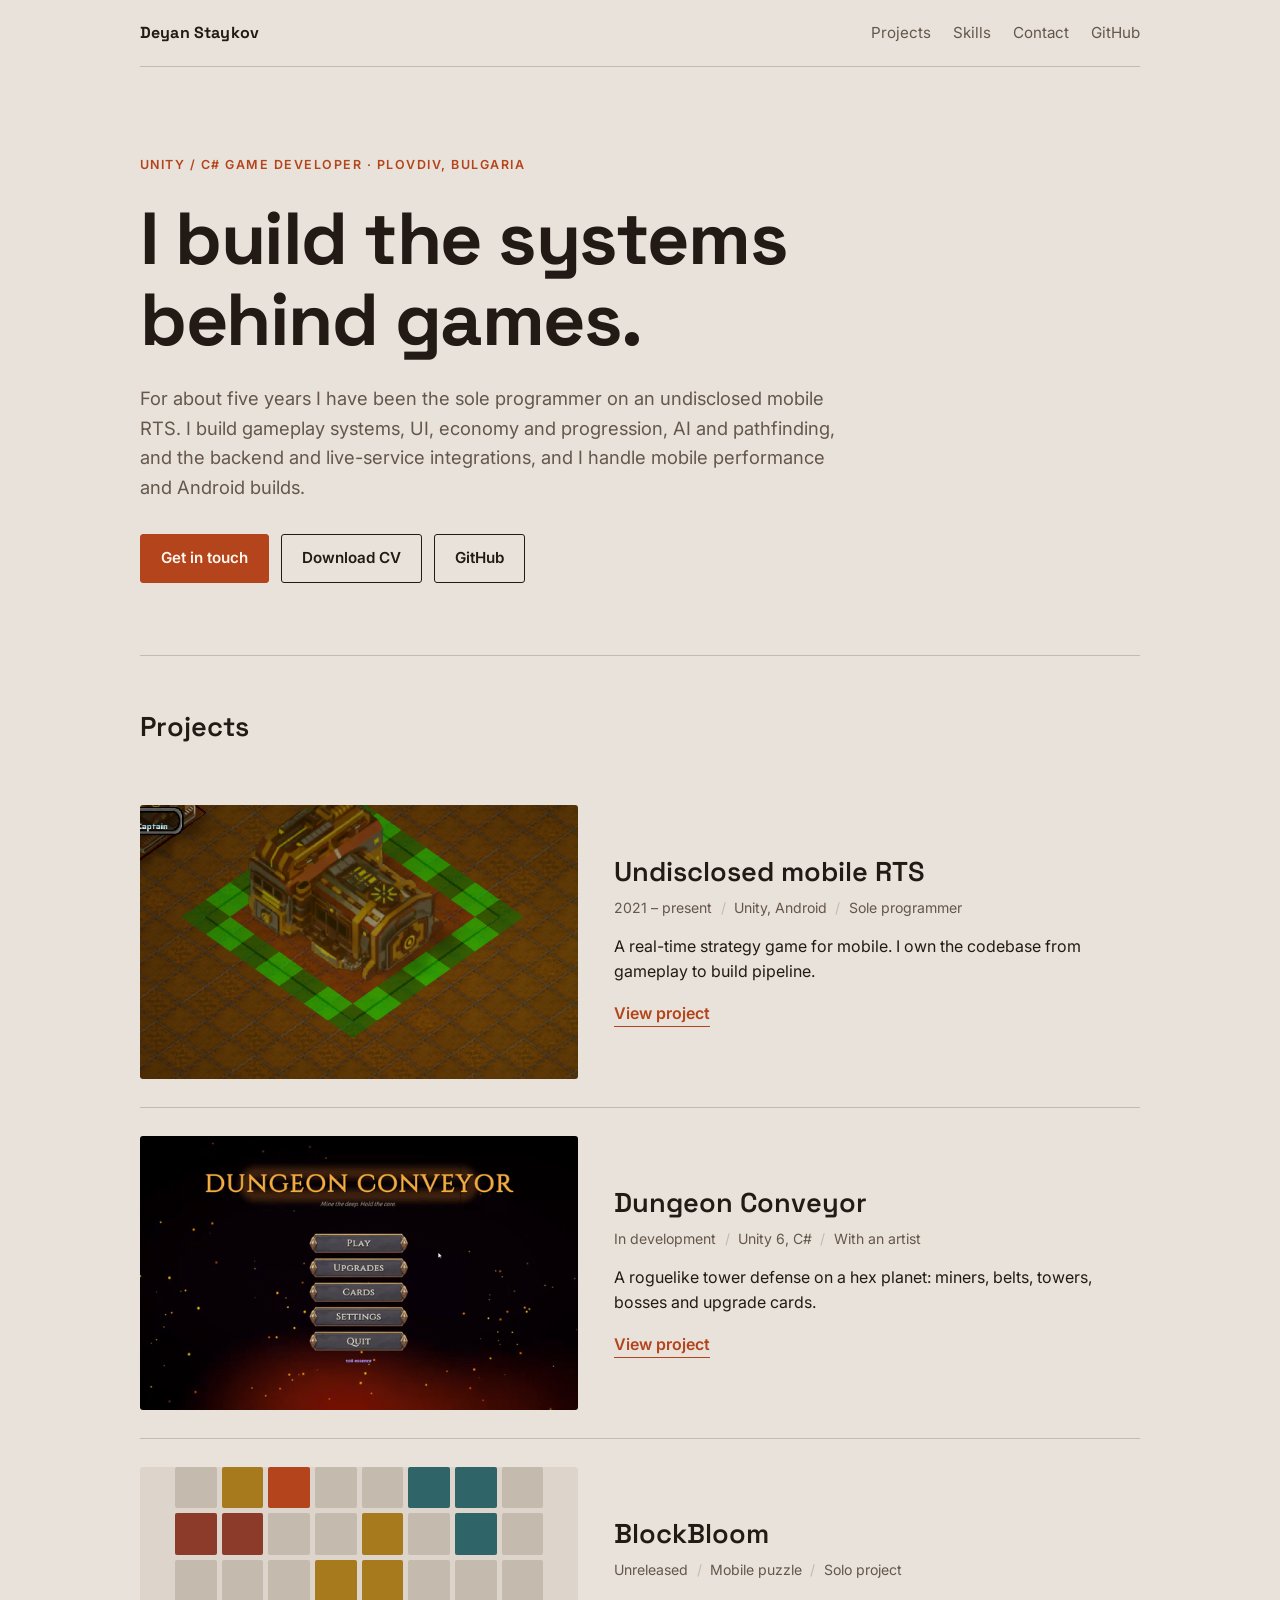
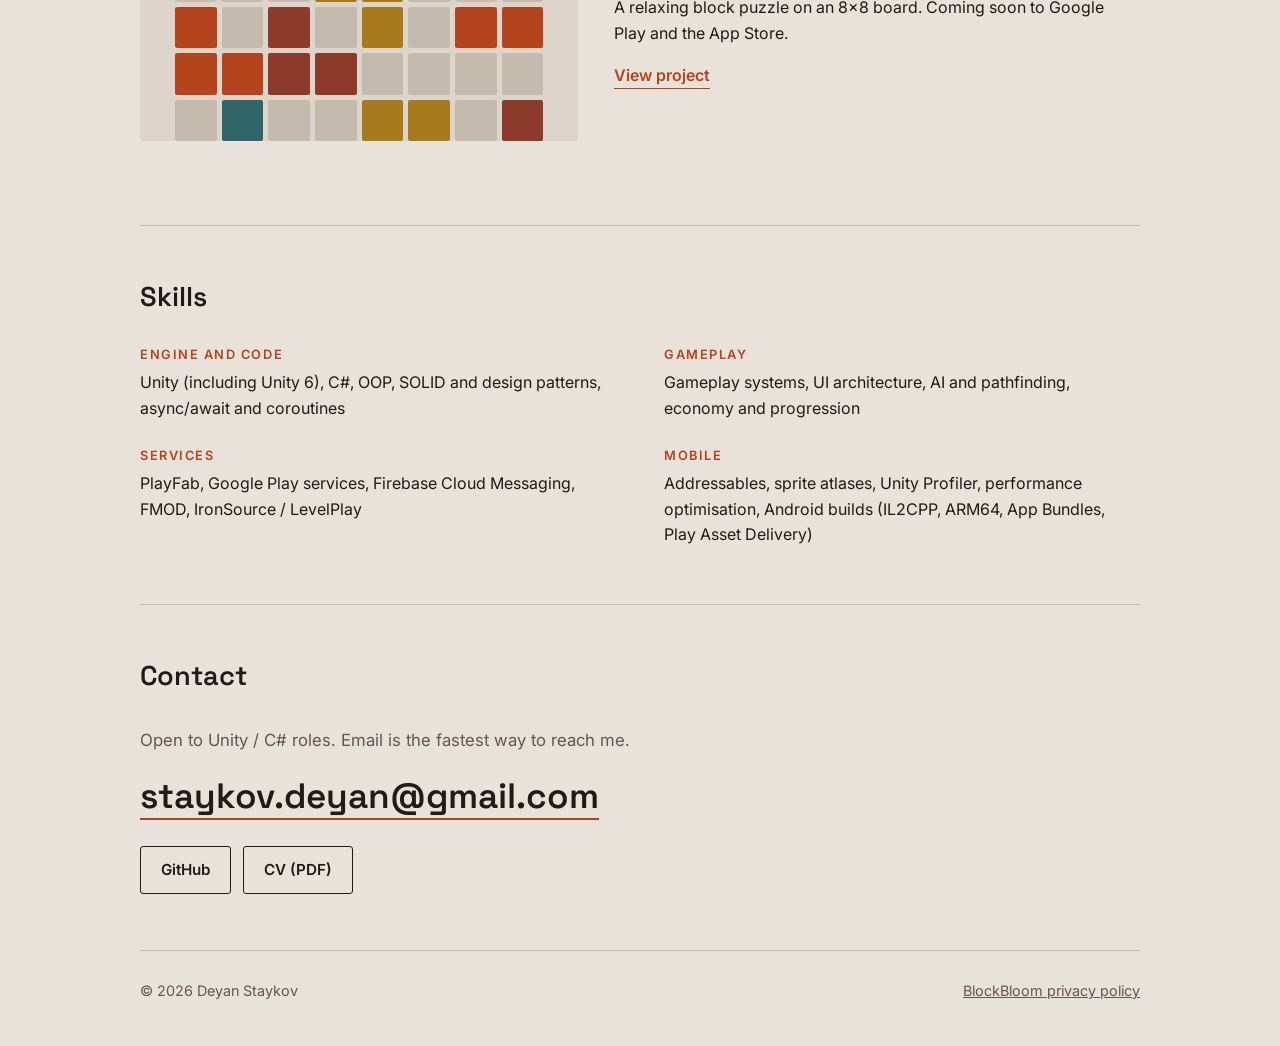
<file: index.html>
<!DOCTYPE html>
<html lang="en">
<head>
  <meta charset="utf-8">
  <meta name="viewport" content="width=device-width, initial-scale=1">
  <title>Deyan Staykov – Unity / C# Game Developer</title>
  <meta name="description" content="Portfolio of Deyan Staykov, Unity / C# game developer: an undisclosed mobile RTS, Dungeon Conveyor and BlockBloom.">
  <link rel="preconnect" href="https://fonts.googleapis.com">
  <link rel="preconnect" href="https://fonts.gstatic.com" crossorigin>
  <link href="https://fonts.googleapis.com/css2?family=Inter:wght@400;500;600&family=Space+Grotesk:wght@500;600;700&display=swap" rel="stylesheet">
  <link rel="stylesheet" href="/style.css">
  <link rel="stylesheet" href="/portfolio.css">
</head>
<body>
  <div class="wrap">
    <header class="top">
      <a class="brand" href="/">Deyan Staykov</a>
      <nav aria-label="Primary">
        <a href="/#projects">Projects</a>
        <a href="/#skills">Skills</a>
        <a href="/#contact">Contact</a>
        <a href="https://github.com/JustAcceptTheUsername">GitHub</a>
      </nav>
    </header>

    <main>
      <div class="hero">
        <p class="label">Unity / C# game developer · Plovdiv, Bulgaria</p>
        <h1>I build the systems behind games.</h1>
        <p class="sub">For about five years I have been the sole programmer on an undisclosed mobile RTS. I build gameplay systems, UI, economy and progression, AI and pathfinding, and the backend and live-service integrations, and I handle mobile performance and Android builds.</p>
        <div class="actions">
          <a class="btn solid" href="/#contact">Get in touch</a>
          <a class="btn" href="/Deyan Staykov - Unity Developer - Resume.pdf">Download CV</a>
          <a class="btn" href="https://github.com/JustAcceptTheUsername">GitHub</a>
        </div>
      </div>

      <section id="projects">
        <div class="sec-head"><h2>Projects</h2></div>

        <article class="proj">
          <div class="media"><img src="/assets/age-of-alloy/building-placement.png" alt="Building placement in the mobile RTS" loading="lazy"></div>
          <div>
            <h3>Undisclosed mobile RTS</h3>
            <p class="facts"><span>2021 – present</span><span>Unity, Android</span><span>Sole programmer</span></p>
            <p class="desc">A real-time strategy game for mobile. I own the codebase from gameplay to build pipeline.</p>
            <a class="go" href="/projects/mobile-rts/">View project</a>
          </div>
        </article>

        <article class="proj">
          <div class="media"><img src="/assets/dungeonconveyor-gameplay.gif" alt="Dungeon Conveyor gameplay" loading="lazy"></div>
          <div>
            <h3>Dungeon Conveyor</h3>
            <p class="facts"><span>In development</span><span>Unity 6, C#</span><span>With an artist</span></p>
            <p class="desc">A roguelike tower defense on a hex planet: miners, belts, towers, bosses and upgrade cards.</p>
            <a class="go" href="/projects/dungeon-conveyor/">View project</a>
          </div>
        </article>

        <article class="proj">
          <div class="media">
            <div class="board" aria-hidden="true">
              <i></i><i></i><i class="a"></i><i class="a"></i><i></i><i></i><i class="c"></i><i></i>
              <i></i><i class="b"></i><i class="a"></i><i></i><i></i><i class="c"></i><i class="c"></i><i></i>
              <i class="d"></i><i class="d"></i><i></i><i></i><i class="b"></i><i></i><i class="c"></i><i></i>
              <i></i><i></i><i></i><i class="b"></i><i class="b"></i><i></i><i></i><i></i>
              <i class="a"></i><i></i><i class="d"></i><i></i><i class="b"></i><i></i><i class="a"></i><i class="a"></i>
              <i class="a"></i><i class="a"></i><i class="d"></i><i class="d"></i><i></i><i></i><i></i><i></i>
              <i></i><i class="c"></i><i></i><i></i><i class="b"></i><i class="b"></i><i></i><i class="d"></i>
              <i></i><i class="c"></i><i class="c"></i><i></i><i></i><i class="a"></i><i></i><i class="d"></i>
            </div>
          </div>
          <div>
            <h3>BlockBloom</h3>
            <p class="facts"><span>Unreleased</span><span>Mobile puzzle</span><span>Solo project</span></p>
            <p class="desc">A relaxing block puzzle on an 8×8 board. Coming soon to Google Play and the App Store.</p>
            <a class="go" href="/projects/blockbloom/">View project</a>
          </div>
        </article>
      </section>

      <section id="skills">
        <div class="sec-head"><h2>Skills</h2></div>
        <div class="skills">
          <div><h3>Engine and code</h3><p>Unity (including Unity 6), C#, OOP, SOLID and design patterns, async/await and coroutines</p></div>
          <div><h3>Gameplay</h3><p>Gameplay systems, UI architecture, AI and pathfinding, economy and progression</p></div>
          <div><h3>Services</h3><p>PlayFab, Google Play services, Firebase Cloud Messaging, FMOD, IronSource / LevelPlay</p></div>
          <div><h3>Mobile</h3><p>Addressables, sprite atlases, Unity Profiler, performance optimisation, Android builds (IL2CPP, ARM64, App Bundles, Play Asset Delivery)</p></div>
        </div>
      </section>

      <section id="contact" class="contact">
        <div class="sec-head"><h2>Contact</h2></div>
        <p>Open to Unity / C# roles. Email is the fastest way to reach me.</p>
        <span class="mail"><a href="mailto:staykov.deyan@gmail.com">staykov.deyan@gmail.com</a></span>
        <div class="actions">
          <a class="btn" href="https://github.com/JustAcceptTheUsername">GitHub</a>
          <a class="btn" href="/Deyan Staykov - Unity Developer - Resume.pdf">CV (PDF)</a>
        </div>
      </section>
    </main>

    <footer class="foot"><span>© 2026 Deyan Staykov</span><a href="/privacy/">BlockBloom privacy policy</a></footer>
  </div>
</body>
</html>
</file>
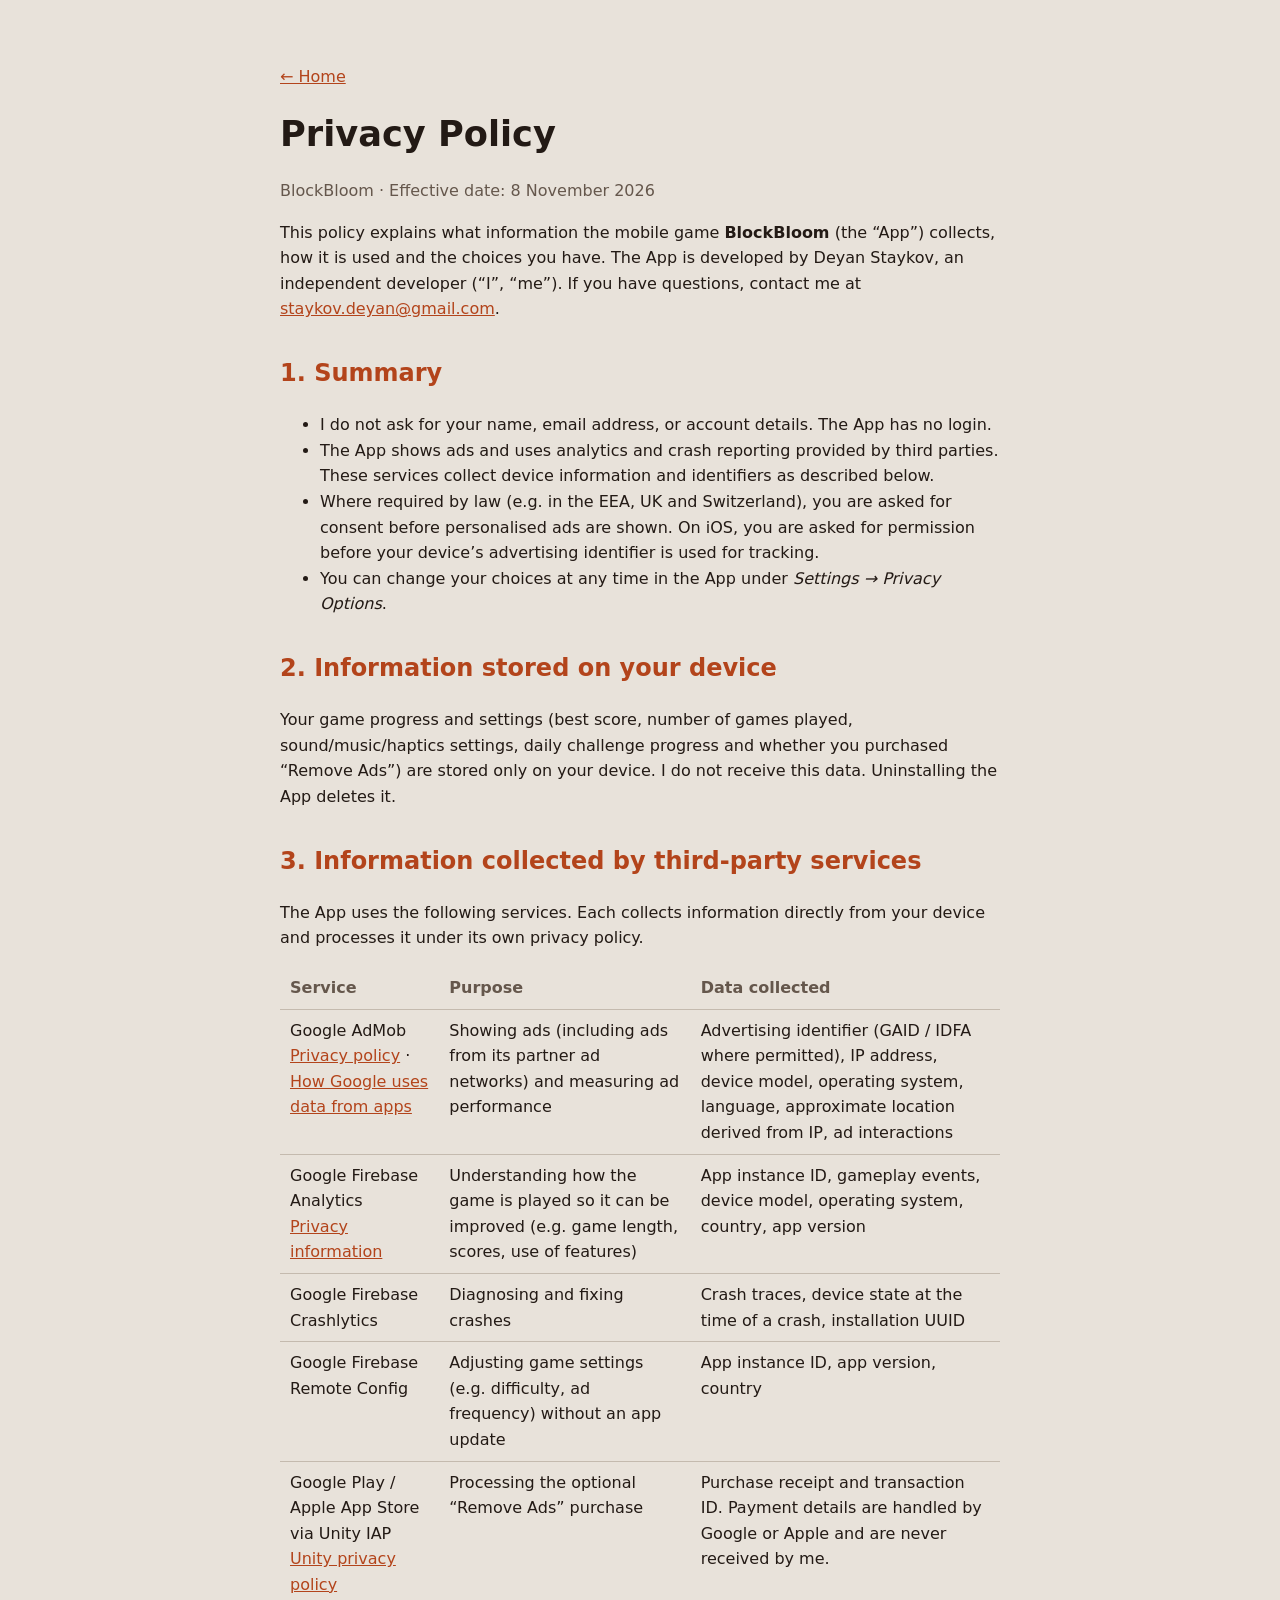
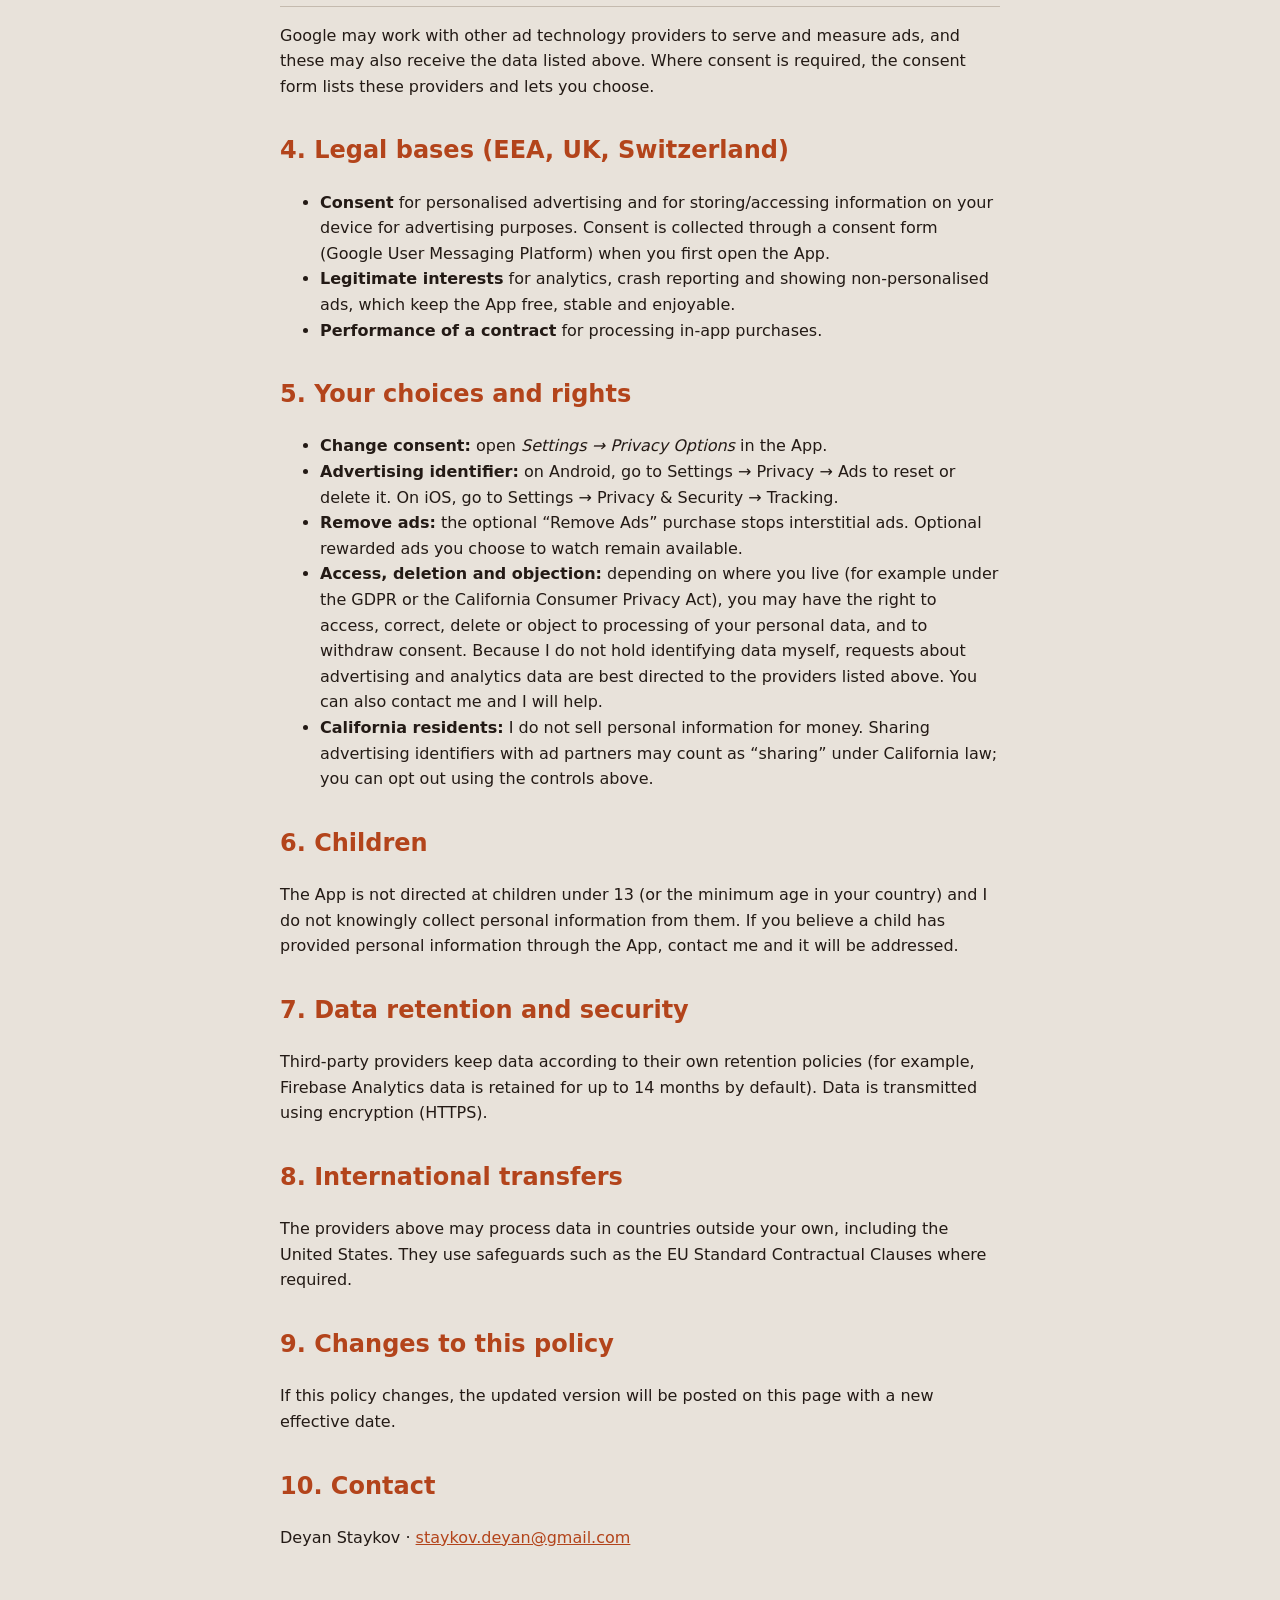
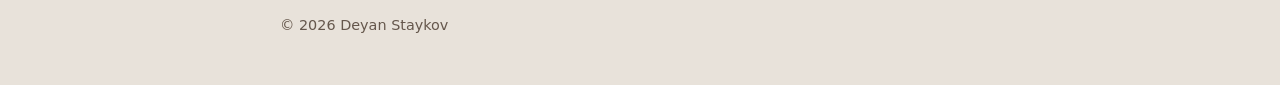
<file: privacy/index.html>
<!DOCTYPE html>
<html lang="en">
<head>
  <meta charset="utf-8">
  <meta name="viewport" content="width=device-width, initial-scale=1">
  <title>Privacy Policy – BlockBloom</title>
  <link rel="stylesheet" href="/style.css">
</head>
<body>
  <main>
    <p><a href="/">← Home</a></p>
    <h1>Privacy Policy</h1>
    <p class="muted">BlockBloom · Effective date: 8 November 2026</p>

    <p>This policy explains what information the mobile game <strong>BlockBloom</strong> (the “App”) collects,
      how it is used and the choices you have. The App is developed by Deyan Staykov, an independent developer
      (“I”, “me”). If you have questions, contact me at <a href="mailto:staykov.deyan@gmail.com">staykov.deyan@gmail.com</a>.</p>

    <h2>1. Summary</h2>
    <ul>
      <li>I do not ask for your name, email address, or account details. The App has no login.</li>
      <li>The App shows ads and uses analytics and crash reporting provided by third parties. These services
        collect device information and identifiers as described below.</li>
      <li>Where required by law (e.g. in the EEA, UK and Switzerland), you are asked for consent before personalised
        ads are shown. On iOS, you are asked for permission before your device’s advertising identifier is used for tracking.</li>
      <li>You can change your choices at any time in the App under <em>Settings → Privacy Options</em>.</li>
    </ul>

    <h2>2. Information stored on your device</h2>
    <p>Your game progress and settings (best score, number of games played, sound/music/haptics settings, daily challenge
      progress and whether you purchased “Remove Ads”) are stored only on your device. I do not receive this data.
      Uninstalling the App deletes it.</p>

    <h2>3. Information collected by third-party services</h2>
    <p>The App uses the following services. Each collects information directly from your device and processes it under
      its own privacy policy.</p>
    <table>
      <tr><th>Service</th><th>Purpose</th><th>Data collected</th></tr>
      <tr>
        <td>Google AdMob<br><a href="https://policies.google.com/privacy">Privacy policy</a> ·
          <a href="https://policies.google.com/technologies/partner-sites">How Google uses data from apps</a></td>
        <td>Showing ads (including ads from its partner ad networks) and measuring ad performance</td>
        <td>Advertising identifier (GAID / IDFA where permitted), IP address, device model, operating system, language,
          approximate location derived from IP, ad interactions</td>
      </tr>
      <tr>
        <td>Google Firebase Analytics<br><a href="https://firebase.google.com/support/privacy">Privacy information</a></td>
        <td>Understanding how the game is played so it can be improved (e.g. game length, scores, use of features)</td>
        <td>App instance ID, gameplay events, device model, operating system, country, app version</td>
      </tr>
      <tr>
        <td>Google Firebase Crashlytics</td>
        <td>Diagnosing and fixing crashes</td>
        <td>Crash traces, device state at the time of a crash, installation UUID</td>
      </tr>
      <tr>
        <td>Google Firebase Remote Config</td>
        <td>Adjusting game settings (e.g. difficulty, ad frequency) without an app update</td>
        <td>App instance ID, app version, country</td>
      </tr>
      <tr>
        <td>Google Play / Apple App Store via Unity IAP<br><a href="https://unity.com/legal/privacy-policy">Unity privacy policy</a></td>
        <td>Processing the optional “Remove Ads” purchase</td>
        <td>Purchase receipt and transaction ID. Payment details are handled by Google or Apple and are never received by me.</td>
      </tr>
    </table>
    <p>Google may work with other ad technology providers to serve and measure ads, and these may also receive the
      data listed above. Where consent is required, the consent form lists these providers and lets you choose.</p>

    <h2>4. Legal bases (EEA, UK, Switzerland)</h2>
    <ul>
      <li><strong>Consent</strong> for personalised advertising and for storing/accessing information on your device for advertising
        purposes. Consent is collected through a consent form (Google User Messaging Platform) when you first open the App.</li>
      <li><strong>Legitimate interests</strong> for analytics, crash reporting and showing non-personalised ads, which keep the App
        free, stable and enjoyable.</li>
      <li><strong>Performance of a contract</strong> for processing in-app purchases.</li>
    </ul>

    <h2>5. Your choices and rights</h2>
    <ul>
      <li><strong>Change consent:</strong> open <em>Settings → Privacy Options</em> in the App.</li>
      <li><strong>Advertising identifier:</strong> on Android, go to Settings → Privacy → Ads to reset or delete it.
        On iOS, go to Settings → Privacy &amp; Security → Tracking.</li>
      <li><strong>Remove ads:</strong> the optional “Remove Ads” purchase stops interstitial ads. Optional rewarded ads you choose to watch remain available.</li>
      <li><strong>Access, deletion and objection:</strong> depending on where you live (for example under the GDPR or the California
        Consumer Privacy Act), you may have the right to access, correct, delete or object to processing of your personal data,
        and to withdraw consent. Because I do not hold identifying data myself, requests about advertising and analytics data are
        best directed to the providers listed above. You can also contact me and I will help.</li>
      <li><strong>California residents:</strong> I do not sell personal information for money. Sharing advertising identifiers with ad
        partners may count as “sharing” under California law; you can opt out using the controls above.</li>
    </ul>

    <h2>6. Children</h2>
    <p>The App is not directed at children under 13 (or the minimum age in your country) and I do not knowingly collect personal
      information from them. If you believe a child has provided personal information through the App, contact me and it will be addressed.</p>

    <h2>7. Data retention and security</h2>
    <p>Third-party providers keep data according to their own retention policies (for example, Firebase Analytics data is retained
      for up to 14 months by default). Data is transmitted using encryption (HTTPS).</p>

    <h2>8. International transfers</h2>
    <p>The providers above may process data in countries outside your own, including the United States. They use safeguards such as
      the EU Standard Contractual Clauses where required.</p>

    <h2>9. Changes to this policy</h2>
    <p>If this policy changes, the updated version will be posted on this page with a new effective date.</p>

    <h2>10. Contact</h2>
    <p>Deyan Staykov · <a href="mailto:staykov.deyan@gmail.com">staykov.deyan@gmail.com</a></p>
  </main>
  <footer>© 2026 Deyan Staykov</footer>
</body>
</html>
</file>
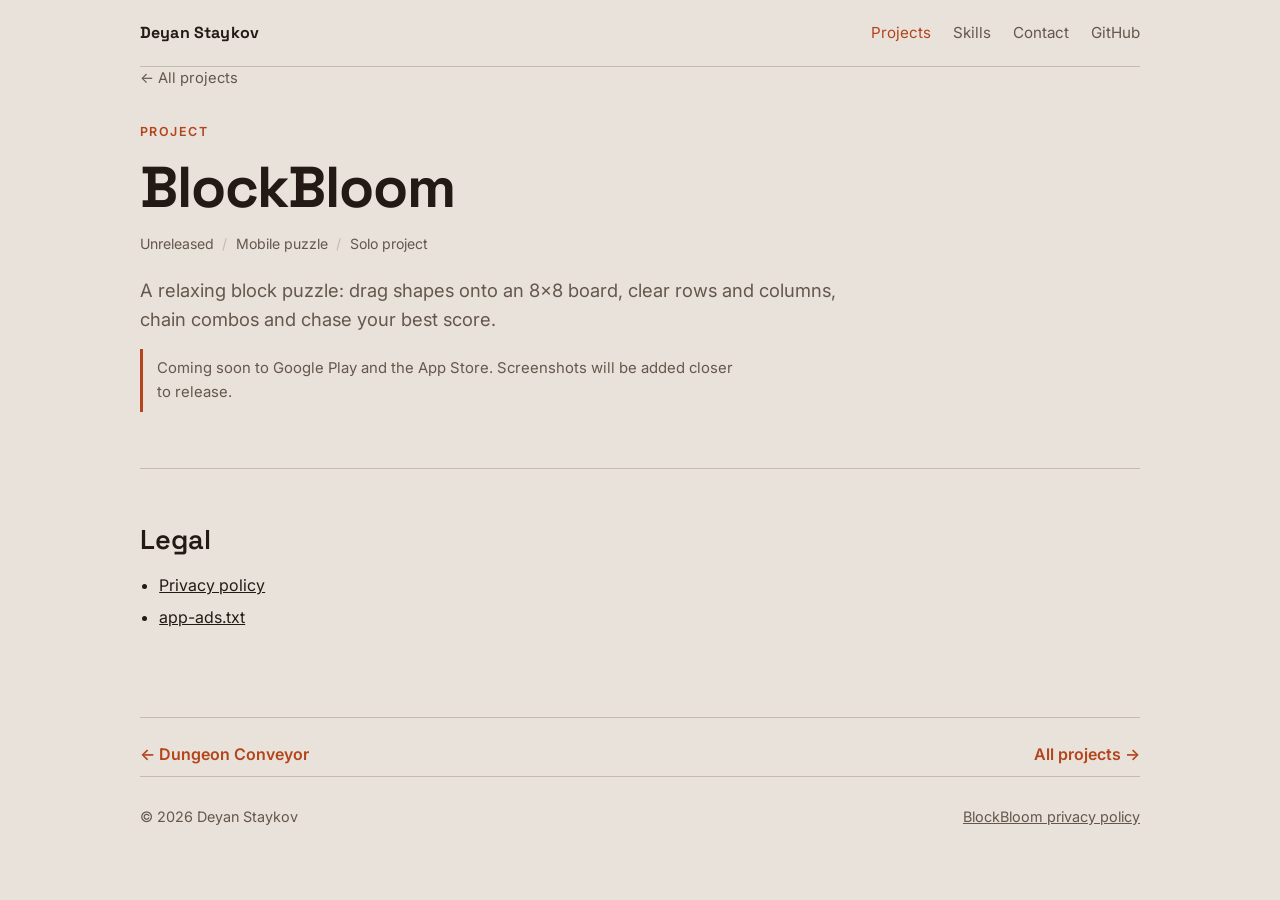
<file: projects/blockbloom/index.html>
<!DOCTYPE html>
<html lang="en">
<head>
  <meta charset="utf-8">
  <meta name="viewport" content="width=device-width, initial-scale=1">
  <title>BlockBloom – Deyan Staykov</title>
  <meta name="description" content="BlockBloom: a relaxing block puzzle for mobile. Drag shapes onto an 8×8 board, clear rows and columns, chain combos.">
  <link rel="preconnect" href="https://fonts.googleapis.com">
  <link rel="preconnect" href="https://fonts.gstatic.com" crossorigin>
  <link href="https://fonts.googleapis.com/css2?family=Inter:wght@400;500;600&family=Space+Grotesk:wght@500;600;700&display=swap" rel="stylesheet">
  <link rel="stylesheet" href="/style.css">
  <link rel="stylesheet" href="/portfolio.css">
</head>
<body>
  <div class="wrap">
    <header class="top">
      <a class="brand" href="/">Deyan Staykov</a>
      <nav aria-label="Primary">
        <a href="/#projects" aria-current="page">Projects</a>
        <a href="/#skills">Skills</a>
        <a href="/#contact">Contact</a>
        <a href="https://github.com/JustAcceptTheUsername">GitHub</a>
      </nav>
    </header>

    <main>
      <p class="crumb"><a href="/#projects">← All projects</a></p>

      <header class="phead">
        <p class="label">Project</p>
        <h1>BlockBloom</h1>
        <p class="facts"><span>Unreleased</span><span>Mobile puzzle</span><span>Solo project</span></p>
        <p class="lead">A relaxing block puzzle: drag shapes onto an 8×8 board, clear rows and columns, chain combos and chase your best score.</p>
        <p class="note">Coming soon to Google Play and the App Store. Screenshots will be added closer to release.</p>
      </header>

      <section>
        <h2>Legal</h2>
        <ul class="list">
          <li><a href="/privacy/">Privacy policy</a></li>
          <li><a href="/app-ads.txt">app-ads.txt</a></li>
        </ul>
      </section>

      <nav class="pnav" aria-label="Project navigation">
        <a href="/projects/dungeon-conveyor/">← Dungeon Conveyor</a>
        <a href="/#projects">All projects →</a>
      </nav>
    </main>

    <footer class="foot"><span>© 2026 Deyan Staykov</span><a href="/privacy/">BlockBloom privacy policy</a></footer>
  </div>
</body>
</html>
</file>
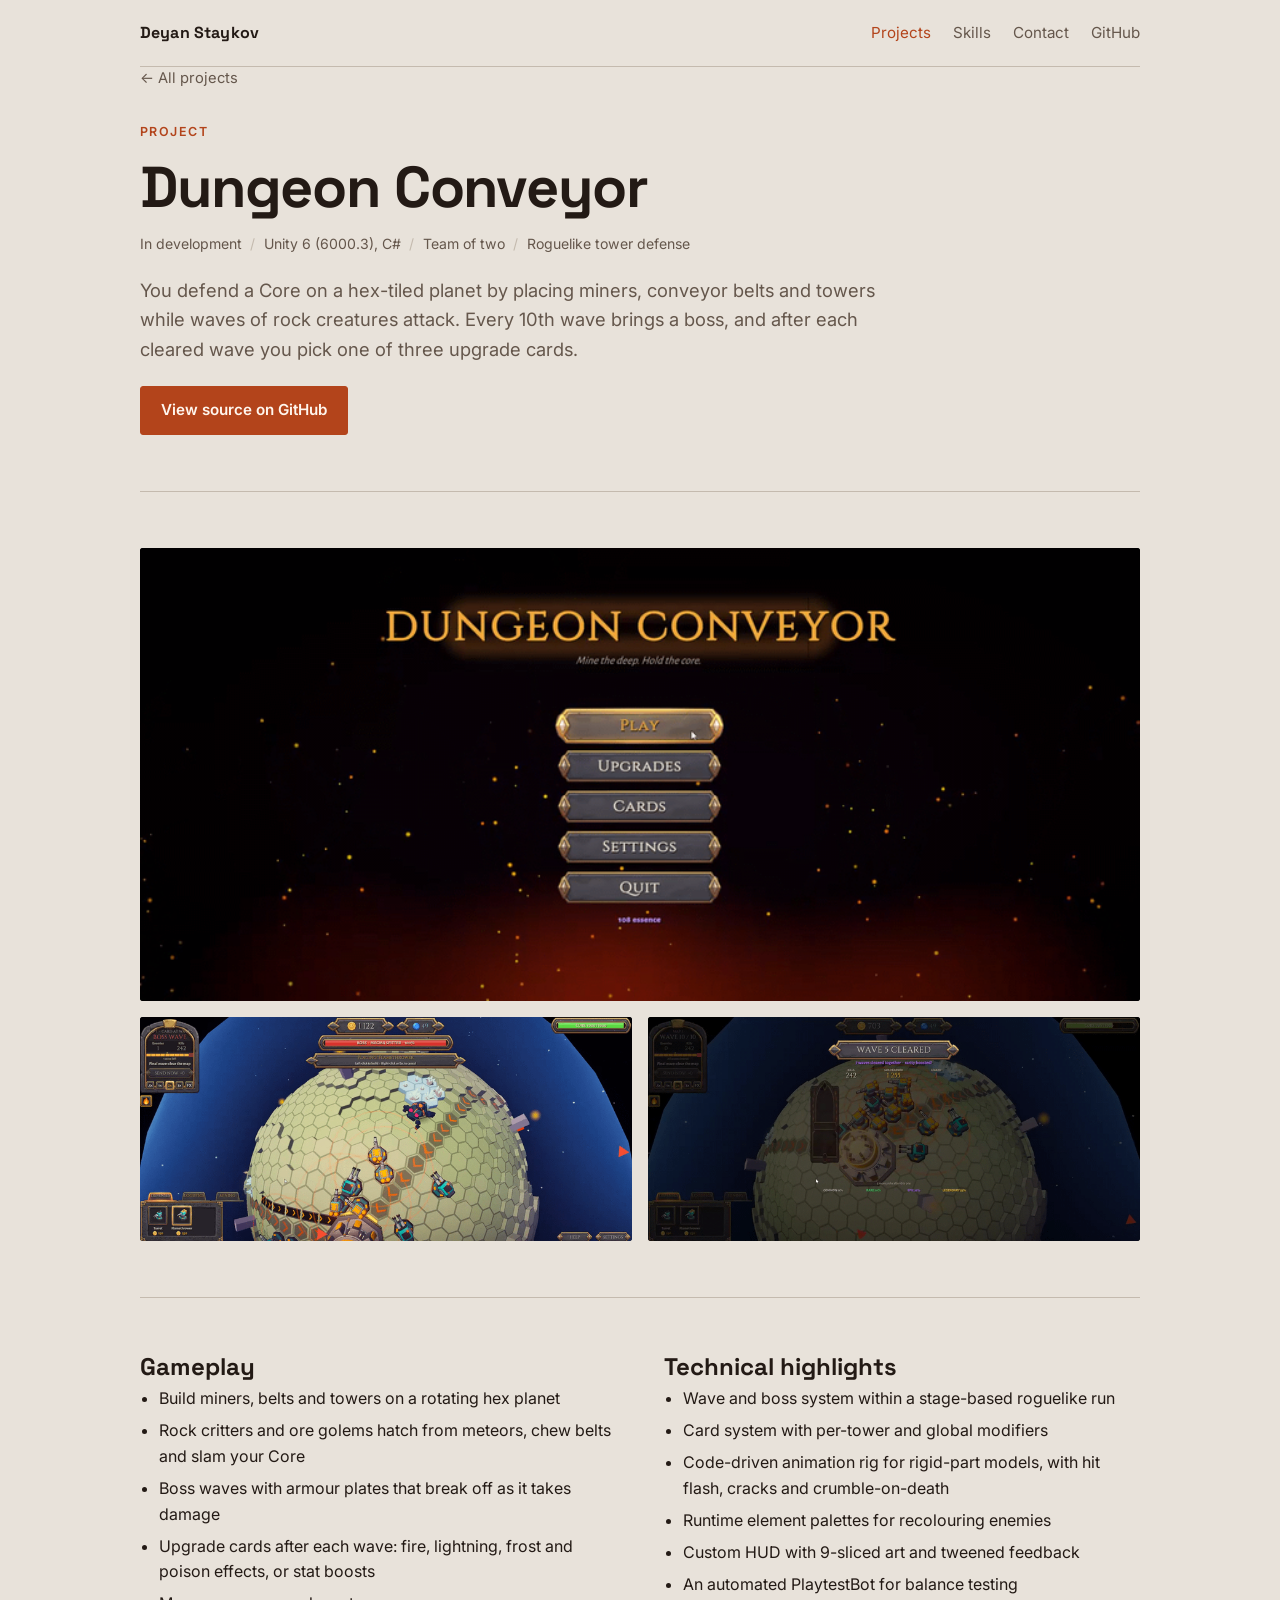
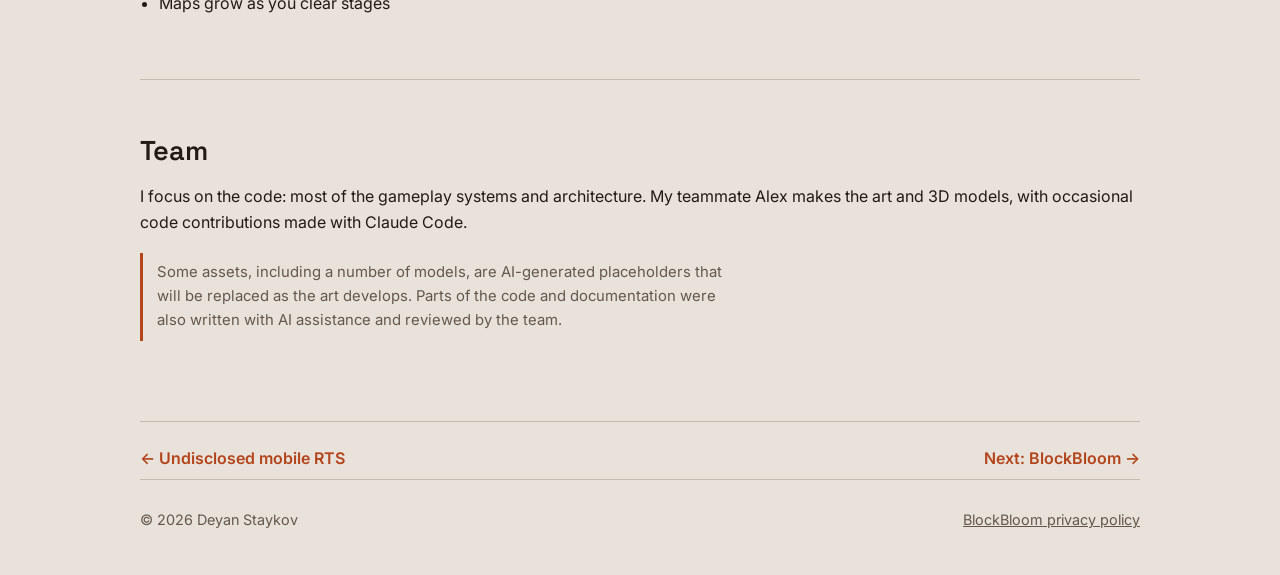
<file: projects/dungeon-conveyor/index.html>
<!DOCTYPE html>
<html lang="en">
<head>
  <meta charset="utf-8">
  <meta name="viewport" content="width=device-width, initial-scale=1">
  <title>Dungeon Conveyor – Deyan Staykov</title>
  <meta name="description" content="Dungeon Conveyor: a roguelike tower-defense game in Unity 6 on a hex-tiled planet, with miners, conveyor belts, towers, wave bosses and upgrade cards.">
  <link rel="preconnect" href="https://fonts.googleapis.com">
  <link rel="preconnect" href="https://fonts.gstatic.com" crossorigin>
  <link href="https://fonts.googleapis.com/css2?family=Inter:wght@400;500;600&family=Space+Grotesk:wght@500;600;700&display=swap" rel="stylesheet">
  <link rel="stylesheet" href="/style.css">
  <link rel="stylesheet" href="/portfolio.css">
</head>
<body>
  <div class="wrap">
    <header class="top">
      <a class="brand" href="/">Deyan Staykov</a>
      <nav aria-label="Primary">
        <a href="/#projects" aria-current="page">Projects</a>
        <a href="/#skills">Skills</a>
        <a href="/#contact">Contact</a>
        <a href="https://github.com/JustAcceptTheUsername">GitHub</a>
      </nav>
    </header>

    <main>
      <p class="crumb"><a href="/#projects">← All projects</a></p>

      <header class="phead">
        <p class="label">Project</p>
        <h1>Dungeon Conveyor</h1>
        <p class="facts"><span>In development</span><span>Unity 6 (6000.3), C#</span><span>Team of two</span><span>Roguelike tower defense</span></p>
        <p class="lead">You defend a Core on a hex-tiled planet by placing miners, conveyor belts and towers while waves of rock creatures attack. Every 10th wave brings a boss, and after each cleared wave you pick one of three upgrade cards.</p>
        <div class="actions"><a class="btn solid" href="https://github.com/JustAcceptTheUsername/DungeonConveyor">View source on GitHub</a></div>
      </header>

      <section class="stack">
        <img class="shot" src="/assets/dungeonconveyor-gameplay.gif" alt="Dungeon Conveyor gameplay">
        <div class="gallery pair">
          <img class="shot" src="/assets/dungeonconveyor-boss.gif" alt="Boss fight in Dungeon Conveyor" loading="lazy">
          <img class="shot" src="/assets/dungeonconveyor-cards.gif" alt="Upgrade card selection in Dungeon Conveyor" loading="lazy">
        </div>
      </section>

      <section class="two">
        <div>
          <h2>Gameplay</h2>
          <ul class="list">
            <li>Build miners, belts and towers on a rotating hex planet</li>
            <li>Rock critters and ore golems hatch from meteors, chew belts and slam your Core</li>
            <li>Boss waves with armour plates that break off as it takes damage</li>
            <li>Upgrade cards after each wave: fire, lightning, frost and poison effects, or stat boosts</li>
            <li>Maps grow as you clear stages</li>
          </ul>
        </div>
        <div>
          <h2>Technical highlights</h2>
          <ul class="list">
            <li>Wave and boss system within a stage-based roguelike run</li>
            <li>Card system with per-tower and global modifiers</li>
            <li>Code-driven animation rig for rigid-part models, with hit flash, cracks and crumble-on-death</li>
            <li>Runtime element palettes for recolouring enemies</li>
            <li>Custom HUD with 9-sliced art and tweened feedback</li>
            <li>An automated PlaytestBot for balance testing</li>
          </ul>
        </div>
      </section>

      <section>
        <h2>Team</h2>
        <p>I focus on the code: most of the gameplay systems and architecture. My teammate Alex makes the art and 3D models, with occasional code contributions made with Claude Code.</p>
        <p class="note" style="margin-top:18px">Some assets, including a number of models, are AI-generated placeholders that will be replaced as the art develops. Parts of the code and documentation were also written with AI assistance and reviewed by the team.</p>
      </section>

      <nav class="pnav" aria-label="Project navigation">
        <a href="/projects/mobile-rts/">← Undisclosed mobile RTS</a>
        <a href="/projects/blockbloom/">Next: BlockBloom →</a>
      </nav>
    </main>

    <footer class="foot"><span>© 2026 Deyan Staykov</span><a href="/privacy/">BlockBloom privacy policy</a></footer>
  </div>
</body>
</html>
</file>
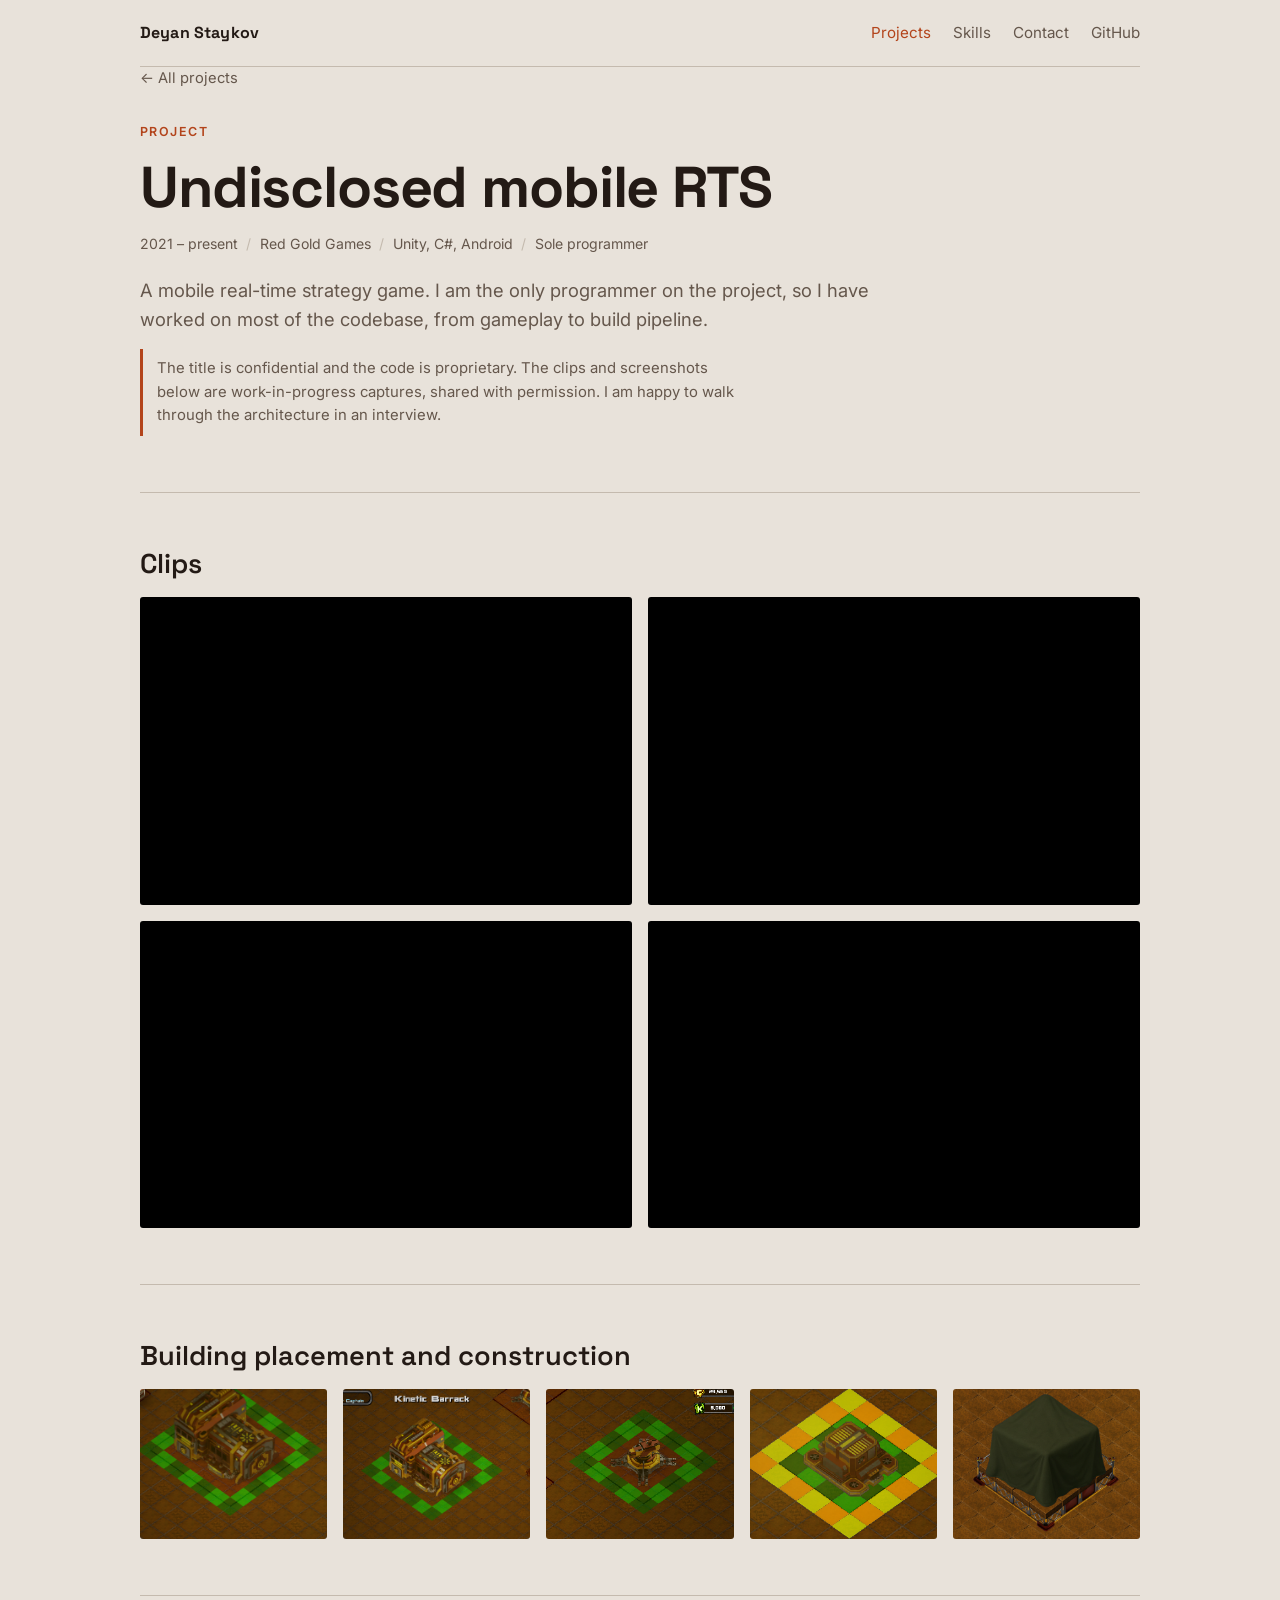
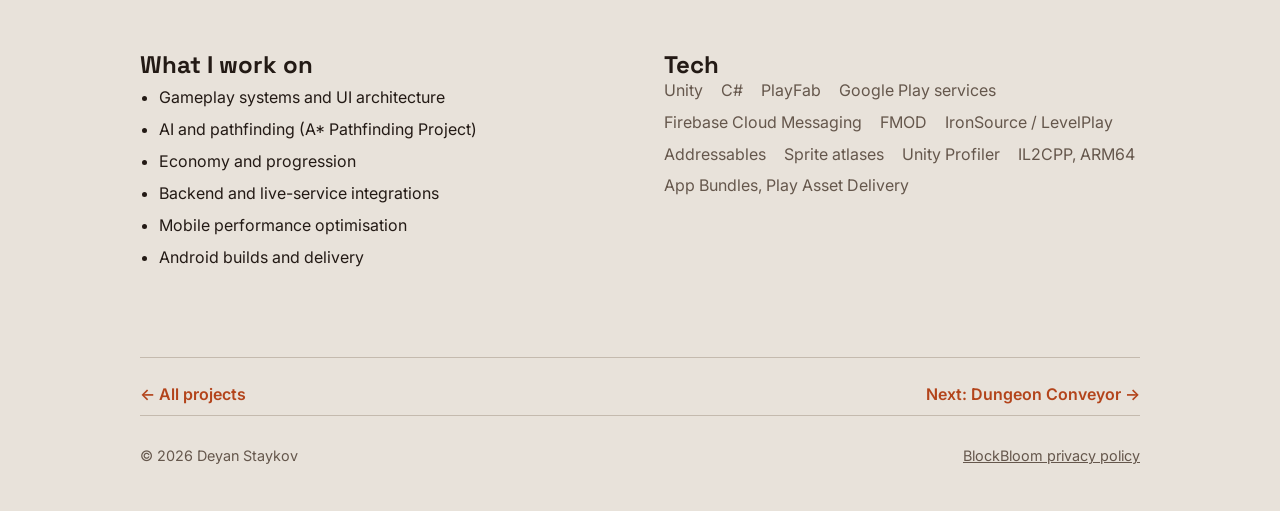
<file: projects/mobile-rts/index.html>
<!DOCTYPE html>
<html lang="en">
<head>
  <meta charset="utf-8">
  <meta name="viewport" content="width=device-width, initial-scale=1">
  <title>Undisclosed mobile RTS – Deyan Staykov</title>
  <meta name="description" content="A mobile real-time strategy game built in Unity. Sole programmer: gameplay, UI, economy, AI, backend integrations and Android builds.">
  <link rel="preconnect" href="https://fonts.googleapis.com">
  <link rel="preconnect" href="https://fonts.gstatic.com" crossorigin>
  <link href="https://fonts.googleapis.com/css2?family=Inter:wght@400;500;600&family=Space+Grotesk:wght@500;600;700&display=swap" rel="stylesheet">
  <link rel="stylesheet" href="/style.css">
  <link rel="stylesheet" href="/portfolio.css">
</head>
<body>
  <div class="wrap">
    <header class="top">
      <a class="brand" href="/">Deyan Staykov</a>
      <nav aria-label="Primary">
        <a href="/#projects" aria-current="page">Projects</a>
        <a href="/#skills">Skills</a>
        <a href="/#contact">Contact</a>
        <a href="https://github.com/JustAcceptTheUsername">GitHub</a>
      </nav>
    </header>

    <main>
      <p class="crumb"><a href="/#projects">← All projects</a></p>

      <header class="phead">
        <p class="label">Project</p>
        <h1>Undisclosed mobile RTS</h1>
        <p class="facts"><span>2021 – present</span><span>Red Gold Games</span><span>Unity, C#, Android</span><span>Sole programmer</span></p>
        <p class="lead">A mobile real-time strategy game. I am the only programmer on the project, so I have worked on most of the codebase, from gameplay to build pipeline.</p>
        <p class="note">The title is confidential and the code is proprietary. The clips and screenshots below are work-in-progress captures, shared with permission. I am happy to walk through the architecture in an interview.</p>
      </header>

      <section>
        <h2>Clips</h2>
        <div class="gallery pair">
          <video class="shot" src="/assets/age-of-alloy/winds.mp4" autoplay muted loop playsinline preload="metadata" aria-label="Wind weather effect over the base"></video>
          <video class="shot" src="/assets/age-of-alloy/tank.mp4" autoplay muted loop playsinline preload="metadata" aria-label="Tank and turret combat"></video>
          <video class="shot" src="/assets/age-of-alloy/cryo-battle.mp4" autoplay muted loop playsinline preload="metadata" aria-label="Battle with cryo effects"></video>
          <video class="shot" src="/assets/age-of-alloy/shield.mp4" autoplay muted loop playsinline preload="metadata" aria-label="Dome shield effect"></video>
        </div>
      </section>

      <section>
        <h2>Building placement and construction</h2>
        <div class="gallery thumbs">
          <img src="/assets/age-of-alloy/building-placement.png" alt="Building placement preview with footprint" loading="lazy">
          <img src="/assets/age-of-alloy/barracks-placement.png" alt="Barracks being placed on the grid" loading="lazy">
          <img src="/assets/age-of-alloy/turret-placement.png" alt="Turret placement footprint" loading="lazy">
          <img src="/assets/age-of-alloy/placement-footprint.png" alt="Placement footprint tiles" loading="lazy">
          <img src="/assets/age-of-alloy/construction.png" alt="Covered construction state" loading="lazy">
        </div>
      </section>

      <section class="two">
        <div>
          <h2>What I work on</h2>
          <ul class="list">
            <li>Gameplay systems and UI architecture</li>
            <li>AI and pathfinding (A* Pathfinding Project)</li>
            <li>Economy and progression</li>
            <li>Backend and live-service integrations</li>
            <li>Mobile performance optimisation</li>
            <li>Android builds and delivery</li>
          </ul>
        </div>
        <div>
          <h2>Tech</h2>
          <ul class="tags">
            <li>Unity</li><li>C#</li><li>PlayFab</li><li>Google Play services</li><li>Firebase Cloud Messaging</li>
            <li>FMOD</li><li>IronSource / LevelPlay</li><li>Addressables</li><li>Sprite atlases</li>
            <li>Unity Profiler</li><li>IL2CPP, ARM64</li><li>App Bundles, Play Asset Delivery</li>
          </ul>
        </div>
      </section>

      <nav class="pnav" aria-label="Project navigation">
        <a href="/#projects">← All projects</a>
        <a href="/projects/dungeon-conveyor/">Next: Dungeon Conveyor →</a>
      </nav>
    </main>

    <footer class="foot"><span>© 2026 Deyan Staykov</span><a href="/privacy/">BlockBloom privacy policy</a></footer>
  </div>
</body>
</html>
</file>
<file: style.css>
/* Shared base: colour tokens and plain-document styles (the privacy page uses this
   file on its own). Light by default, dark when the visitor's system is dark. */
:root {
  --bg: #E8E2DA;          /* warm stone */
  --card: #DDD5CB;        /* darker stone for panels and image wells */
  --text: #231A15;        /* espresso */
  --muted: #65574C;
  --line: #C4BAAE;
  --accent: #B3441B;      /* rust */
  --accent-ink: #FFF6EE;
  --brass: #A87A1E;
  --steel: #2F6568;
  --brick: #8C3B2A;
  --font-display: "Space Grotesk", system-ui, sans-serif;
  --font-body: "Inter", system-ui, -apple-system, "Segoe UI", Roboto, sans-serif;
  color-scheme: light;
}
@media (prefers-color-scheme: dark) {
  :root {
    --bg: #1E1814; --card: #2A221C; --text: #F0E6DA; --muted: #B3A394; --line: #41362D;
    --accent: #F08A4B; --accent-ink: #1E1814; --brass: #D9A441; --steel: #4FA3A5; --brick: #C25A41;
    color-scheme: dark;
  }
}

* { box-sizing: border-box; }

body {
  margin: 0;
  font-family: var(--font-body);
  background: var(--bg);
  color: var(--text);
  line-height: 1.6;
}

main {
  max-width: 760px;
  margin: 0 auto;
  padding: 48px 20px 24px;
}

h1 { margin: 0 0 4px; font-size: 2.2rem; }
h2 { color: var(--accent); margin-top: 2rem; }
h3 { margin-top: 1.5rem; }

a { color: var(--accent); }

.lead { font-size: 1.15rem; color: var(--muted); margin-top: 0; }
.muted { color: var(--muted); }

.card {
  background: var(--card);
  border-radius: 4px;
  padding: 4px 22px 14px;
  margin-top: 28px;
}

table { border-collapse: collapse; width: 100%; margin: 12px 0; }
th, td { text-align: left; padding: 8px 10px; border-bottom: 1px solid var(--line); vertical-align: top; }
th { color: var(--muted); font-weight: 600; }

footer {
  max-width: 760px;
  margin: 0 auto;
  padding: 24px 20px 48px;
  color: var(--muted);
  font-size: 0.9rem;
}
</file>
<file: portfolio.css>
/* Portfolio layer. Loaded after style.css, which supplies the colour tokens.
   Layout: left-aligned editorial column, projects as wide rows, grouped skills. */

html { scroll-behavior: smooth; }
body { font-size: 16px; }
.wrap { max-width: 1040px; margin: 0 auto; padding: 0 20px; }
.wrap h1, .wrap h2, .wrap h3 { font-family: var(--font-display); line-height: 1.1; margin: 0; text-wrap: balance; color: var(--text); }
.wrap p { margin: 0; }
.wrap a { color: inherit; }

/* ---------- header ---------- */
.top { display: flex; justify-content: space-between; align-items: baseline; gap: 16px; flex-wrap: wrap; padding: 20px 0; border-bottom: 1px solid var(--line); }
.brand { font-family: var(--font-display); font-weight: 700; text-decoration: none; letter-spacing: .01em; }
.top nav { display: flex; gap: 22px; flex-wrap: wrap; }
.top nav a { color: var(--muted); text-decoration: none; font-size: .95rem; }
.top nav a:hover, .top nav a:focus-visible, .top nav a[aria-current="page"] { color: var(--accent); }

/* ---------- hero ---------- */
.hero { padding: 88px 0 72px; display: grid; gap: 24px; }
.label { font-size: .78rem; font-weight: 600; letter-spacing: .12em; text-transform: uppercase; color: var(--accent); }
.hero h1 { font-size: clamp(2.4rem, 7vw, 4.6rem); font-weight: 700; letter-spacing: -.02em; max-width: 14ch; }
.hero .sub { font-size: 1.15rem; color: var(--muted); max-width: 58ch; }
.actions { display: flex; flex-wrap: wrap; gap: 12px; margin-top: 8px; }
.btn { display: inline-block; padding: 11px 20px; border: 1.5px solid var(--text); border-radius: 3px; font-weight: 600; text-decoration: none; font-size: .95rem; color: var(--text); }
.btn:hover, .btn:focus-visible { background: var(--text); color: var(--bg); }
.wrap a.btn.solid { background: var(--accent); border-color: var(--accent); color: var(--accent-ink); }
.wrap a.btn.solid:hover, .wrap a.btn.solid:focus-visible { background: var(--text); border-color: var(--text); color: var(--bg); }
.wrap a.btn { color: var(--text); }
.wrap a.btn:hover, .wrap a.btn:focus-visible { color: var(--bg); }
.wrap a.btn.solid { color: var(--accent-ink); }

/* ---------- sections ---------- */
.wrap section { padding: 56px 0; border-top: 1px solid var(--line); margin: 0; }
.sec-head { margin-bottom: 36px; }
.sec-head h2, .wrap section > h2 { font-size: 1.7rem; font-weight: 600; margin-bottom: 18px; }
.sec-head h2 { margin-bottom: 0; }

/* ---------- project rows (home) ---------- */
.proj { display: grid; grid-template-columns: minmax(0, 5fr) minmax(0, 6fr); gap: 36px; align-items: center; padding: 28px 0; }
.proj + .proj { border-top: 1px solid var(--line); }
.proj .media { aspect-ratio: 16 / 10; max-width: 100%; background: var(--card); border-radius: 3px; overflow: hidden; }
.proj .media img { width: 100%; height: 100%; object-fit: cover; display: block; }
.proj h3 { font-size: 1.7rem; font-weight: 600; }
.wrap .facts { margin: 10px 0 14px; color: var(--muted); font-size: .88rem; }
.facts span + span::before { content: "/"; margin: 0 .6em; color: var(--line); }
.proj .desc { max-width: 52ch; }
.wrap a.go { display: inline-block; margin-top: 16px; font-weight: 600; color: var(--accent); text-decoration: none; border-bottom: 1.5px solid currentColor; }
.wrap a.go:hover, .wrap a.go:focus-visible { color: var(--text); }

.board { display: grid; grid-template-columns: repeat(8, 1fr); gap: 5px; padding: 8%; height: 100%; align-content: center; }
.board i { aspect-ratio: 1; border-radius: 2px; background: var(--line); }
.board .a { background: var(--accent); } .board .b { background: var(--brass); }
.board .c { background: var(--steel); } .board .d { background: var(--brick); }

/* ---------- skills + contact ---------- */
.skills { display: grid; grid-template-columns: repeat(2, minmax(0, 1fr)); gap: 28px 48px; }
.skills h3 { font-family: var(--font-body); font-size: .8rem; font-weight: 600; letter-spacing: .12em; text-transform: uppercase; color: var(--accent); margin-bottom: 8px; }
.contact > p { max-width: 52ch; color: var(--muted); font-size: 1.05rem; }
.contact .mail { display: block; font-family: var(--font-display); font-size: clamp(1.4rem, 4vw, 2.2rem); font-weight: 600; margin: 14px 0 22px; word-break: break-word; }
.contact .mail a { text-decoration: none; border-bottom: 2px solid var(--accent); }

/* ---------- project pages ---------- */
.crumb { margin: 28px 0 0; font-size: .92rem; }
.wrap .crumb a { color: var(--muted); text-decoration: none; }
.wrap .crumb a:hover { color: var(--accent); }
.phead { padding: 32px 0 56px; display: grid; gap: 14px; }
.phead h1 { font-size: clamp(2.2rem, 6vw, 3.6rem); font-weight: 700; letter-spacing: -.02em; }
.phead .lead { margin-top: 6px; max-width: 62ch; color: var(--muted); }
.note { border-left: 3px solid var(--accent); padding: 8px 0 8px 14px; color: var(--muted); font-size: .93rem; max-width: 66ch; }
.two { display: grid; grid-template-columns: repeat(2, minmax(0, 1fr)); gap: 28px 48px; }
.list { padding-left: 1.2em; margin: 0; }
.list li { margin: .4em 0; }
.shot { display: block; width: 100%; height: auto; border-radius: 3px; background: #000; }
.gallery { display: grid; grid-template-columns: repeat(auto-fit, minmax(300px, 1fr)); gap: 16px; }
.gallery.pair { grid-template-columns: repeat(2, minmax(0, 1fr)); }
.gallery.thumbs { grid-template-columns: repeat(auto-fill, minmax(180px, 1fr)); }
.gallery.thumbs img { height: 150px; width: 100%; object-fit: cover; border-radius: 3px; }
.stack { display: grid; gap: 16px; }
.tags { list-style: none; margin: 0; padding: 0; display: flex; flex-wrap: wrap; gap: 6px 18px; color: var(--muted); }
.pnav { display: flex; justify-content: space-between; gap: 16px; flex-wrap: wrap; padding: 24px 0 8px; border-top: 1px solid var(--line); margin-top: 24px; }
.wrap .pnav a { text-decoration: none; font-weight: 600; color: var(--accent); }
.wrap .pnav a:hover { color: var(--text); }

/* ---------- footer ---------- */
.wrap footer.foot { max-width: none; margin: 0; padding: 28px 0 44px; border-top: 1px solid var(--line); display: flex; justify-content: space-between; gap: 16px; flex-wrap: wrap; }
.wrap footer.foot a { color: var(--muted); }
.wrap footer.foot a:hover { color: var(--accent); }

@media (max-width: 760px) {
  .hero { padding: 56px 0 48px; }
  .proj { grid-template-columns: minmax(0, 1fr); gap: 18px; }
  .skills, .two { grid-template-columns: minmax(0, 1fr); }
  .gallery.pair { grid-template-columns: minmax(0, 1fr); }
}
@media (prefers-reduced-motion: reduce) {
  html { scroll-behavior: auto; }
  * { transition: none !important; }
}

.wrap main { max-width: none; margin: 0; padding: 0; }
.gallery.pair video.shot { aspect-ratio: 16 / 10; object-fit: contain; }
.wrap .phead .facts { margin: 0; }
</file>
